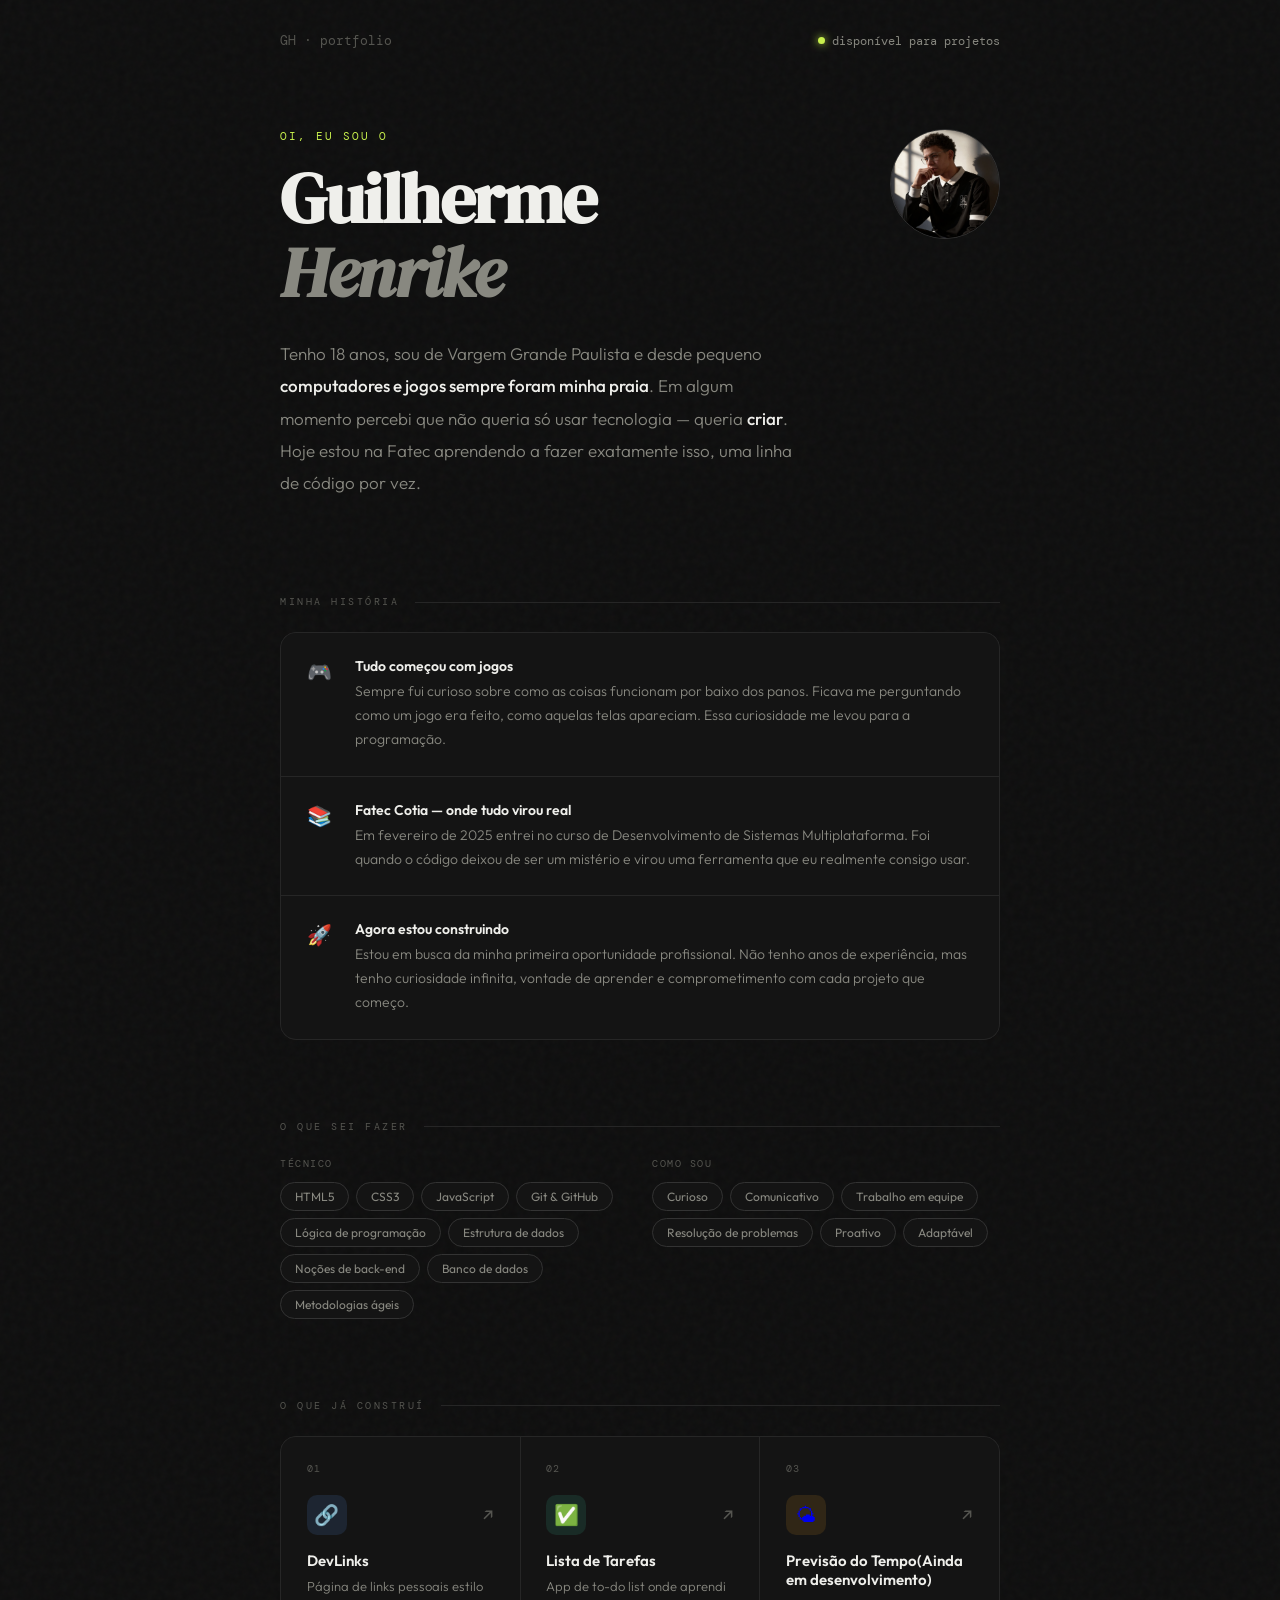
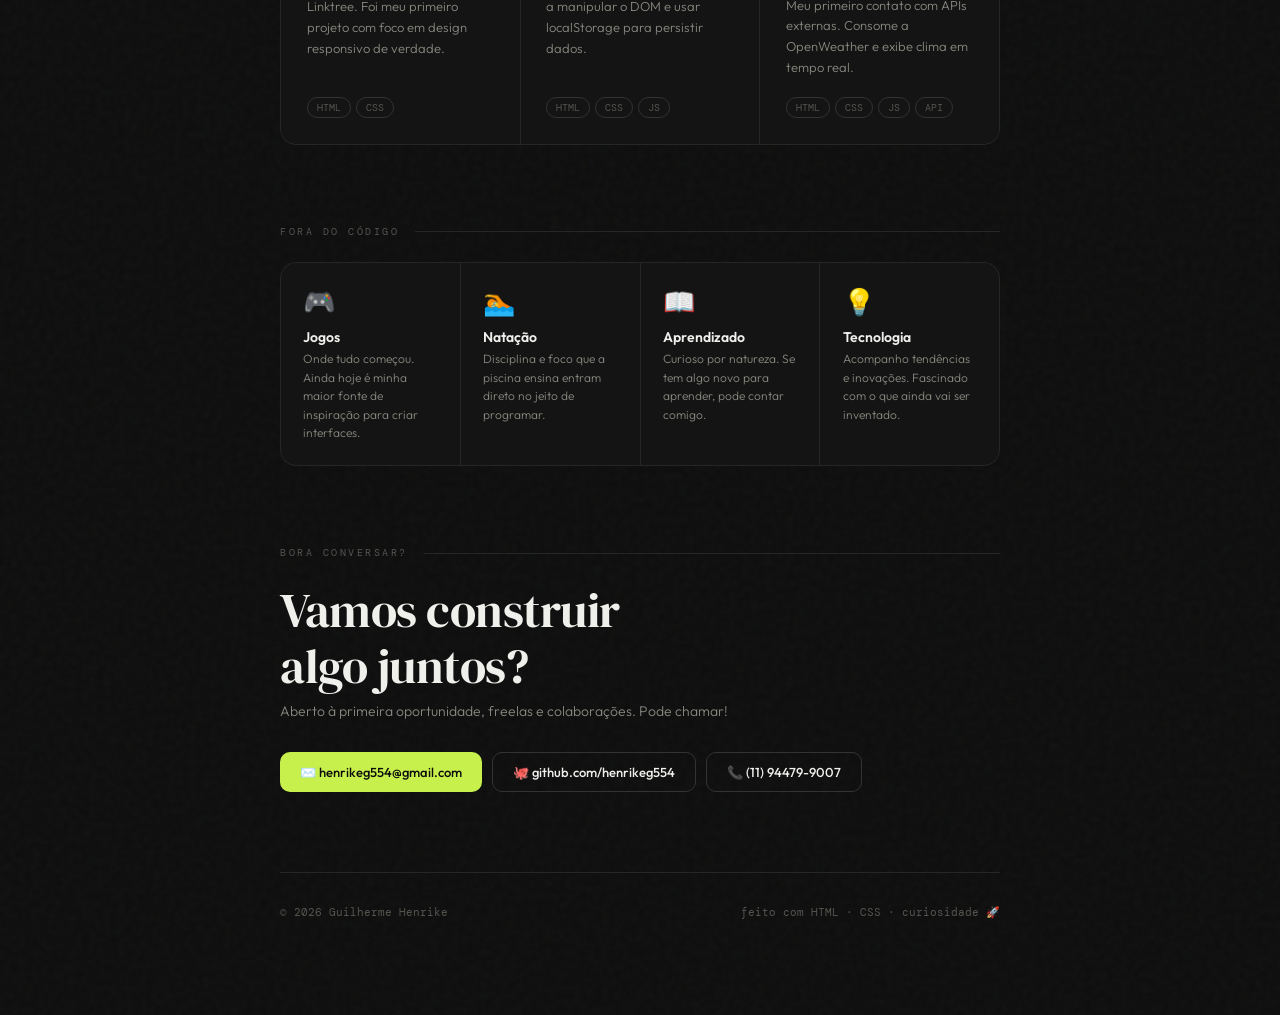
<file: index.html>
<!DOCTYPE html>
<html lang="pt-BR">
<head>
  <meta charset="UTF-8"/>
  <meta name="viewport" content="width=device-width, initial-scale=1.0"/>
  <title>Guilherme Henrike · Desenvolvedor Web</title>

  <link rel="preconnect" href="https://fonts.googleapis.com"/>
  <link href="https://fonts.googleapis.com/css2?family=DM+Serif+Display:ital@0;1&family=DM+Mono:wght@400;500&family=Outfit:wght@300;400;500;600&display=swap" rel="stylesheet"/>

  <link rel="stylesheet" href="style.css"/>
</head>
<body>

<div class="portfolio">

  <nav class="nav fade-up">
    <span class="nav-logo">GH · portfolio</span>
    <span class="nav-status">
      <span class="status-dot"></span>disponível para projetos
    </span>
  </nav>

  <header class="hero fade-up">
    <div class="hero-top">

      <div class="hero-text-block">
        <p class="hero-eyebrow"> oi, eu sou o</p>
        <h1 class="hero-title">Guilherme<br/><em>Henrike</em></h1>
      </div>

      
<div class="avatar-wrapper">
  <img src="foto.jpeg" class="avatar" alt="Guilherme Henrike"/>
</div>

    </div>

    <p class="hero-desc">
      Tenho 18 anos, sou de Vargem Grande Paulista e desde pequeno
      <strong>computadores e jogos sempre foram minha praia</strong>.
      Em algum momento percebi que não queria só usar tecnologia —
      queria <strong>criar</strong>. Hoje estou na Fatec aprendendo a
      fazer exatamente isso, uma linha de código por vez.
    </p>
  </header>

  <section class="fade-up">
    <div class="divider">
      <span class="divider-label">minha história</span>
      <div class="divider-line"></div>
    </div>
    <div class="story-blocks">

      <div class="story-block">
        <span class="story-icon">🎮</span>
        <div>
          <div class="story-title">Tudo começou com jogos</div>
          <div class="story-text">Sempre fui curioso sobre como as coisas funcionam por baixo dos panos. Ficava me perguntando como um jogo era feito, como aquelas telas apareciam. Essa curiosidade me levou para a programação.</div>
        </div>
      </div>

      <div class="story-block">
        <span class="story-icon">📚</span>
        <div>
          <div class="story-title">Fatec Cotia — onde tudo virou real</div>
          <div class="story-text">Em fevereiro de 2025 entrei no curso de Desenvolvimento de Sistemas Multiplataforma. Foi quando o código deixou de ser um mistério e virou uma ferramenta que eu realmente consigo usar.</div>
        </div>
      </div>

      <div class="story-block">
        <span class="story-icon">🚀</span>
        <div>
          <div class="story-title">Agora estou construindo</div>
          <div class="story-text">Estou em busca da minha primeira oportunidade profissional. Não tenho anos de experiência, mas tenho curiosidade infinita, vontade de aprender e comprometimento com cada projeto que começo.</div>
        </div>
      </div>

    </div>
  </section>

  <section class="fade-up">
    <div class="divider">
      <span class="divider-label">o que sei fazer</span>
      <div class="divider-line"></div>
    </div>
    <div class="skills-columns">

      <div>
        <div class="skills-group-label">técnico</div>
        <div class="skills-grid">
          <span class="skill-tag">HTML5</span>
          <span class="skill-tag">CSS3</span>
          <span class="skill-tag">JavaScript</span>
          <span class="skill-tag">Git &amp; GitHub</span>
          <span class="skill-tag">Lógica de programação</span>
          <span class="skill-tag">Estrutura de dados</span>
          <span class="skill-tag">Noções de back-end</span>
          <span class="skill-tag">Banco de dados</span>
          <span class="skill-tag">Metodologias ágeis</span>
        </div>
      </div>

      <div>
        <div class="skills-group-label">como sou</div>
        <div class="skills-grid">
          <span class="skill-tag">Curioso</span>
          <span class="skill-tag">Comunicativo</span>
          <span class="skill-tag">Trabalho em equipe</span>
          <span class="skill-tag">Resolução de problemas</span>
          <span class="skill-tag">Proativo</span>
          <span class="skill-tag">Adaptável</span>
        </div>
      </div>

    </div>
  </section>

  <section class="fade-up">
    <div class="divider">
      <span class="divider-label">o que já construí</span>
      <div class="divider-line"></div>
    </div>
    <div class="projects-grid">

      <a class="project-card" href="https://henrikeg554.github.io/DevLinks/" rel="noopener">
        <div class="project-number">01</div>
        <div class="project-icon-row">
          <div class="project-icon icon-blue">🔗</div>
          <span class="project-arrow">↗</span>
        </div>
        <div class="project-name">DevLinks</div>
        <div class="project-desc">Página de links pessoais estilo Linktree. Foi meu primeiro projeto com foco em design responsivo de verdade.</div>
        <div class="project-tech">
          <span class="tech-pill">HTML</span>
          <span class="tech-pill">CSS</span>
        </div>
      </a>

      <a class="project-card" href="https://henrikeg554.github.io/Lista-de-Tarefas/" rel="noopener">
        <div class="project-number">02</div>
        <div class="project-icon-row">
          <div class="project-icon icon-teal">✅</div>
          <span class="project-arrow">↗</span>
        </div>
        <div class="project-name">Lista de Tarefas</div>
        <div class="project-desc">App de to-do list onde aprendi a manipular o DOM e usar localStorage para persistir dados.</div>
        <div class="project-tech">
          <span class="tech-pill">HTML</span>
          <span class="tech-pill">CSS</span>
          <span class="tech-pill">JS</span>
        </div>
      </a>

      <a class="project-card" href="https://github.com/henrikeg554" target="_blank" rel="noopener">
        <div class="project-number">03</div>
        <div class="project-icon-row">
          <div class="project-icon icon-amber">🌤</div>
          <span class="project-arrow">↗</span>
        </div>
        <div class="project-name">Previsão do Tempo(Ainda em desenvolvimento)</div>
        <div class="project-desc">Meu primeiro contato com APIs externas. Consome a OpenWeather e exibe clima em tempo real.</div>
        <div class="project-tech">
          <span class="tech-pill">HTML</span>
          <span class="tech-pill">CSS</span>
          <span class="tech-pill">JS</span>
          <span class="tech-pill">API</span>
        </div>
      </a>

    </div>
  </section>

  <section class="fade-up">
    <div class="divider">
      <span class="divider-label">fora do código</span>
      <div class="divider-line"></div>
    </div>
    <div class="life-grid">

      <div class="life-card">
        <div class="life-emoji">🎮</div>
        <div class="life-title">Jogos</div>
        <div class="life-text">Onde tudo começou. Ainda hoje é minha maior fonte de inspiração para criar interfaces.</div>
      </div>

      <div class="life-card">
        <div class="life-emoji">🏊</div>
        <div class="life-title">Natação</div>
        <div class="life-text">Disciplina e foco que a piscina ensina entram direto no jeito de programar.</div>
      </div>

      <div class="life-card">
        <div class="life-emoji">📖</div>
        <div class="life-title">Aprendizado</div>
        <div class="life-text">Curioso por natureza. Se tem algo novo para aprender, pode contar comigo.</div>
      </div>

      <div class="life-card">
        <div class="life-emoji">💡</div>
        <div class="life-title">Tecnologia</div>
        <div class="life-text">Acompanho tendências e inovações. Fascinado com o que ainda vai ser inventado.</div>
      </div>

    </div>
  </section>

  <section class="fade-up">
    <div class="divider">
      <span class="divider-label">bora conversar?</span>
      <div class="divider-line"></div>
    </div>
    <p class="contact-big">Vamos construir<br/>algo juntos?</p>
    <p class="contact-sub">Aberto à primeira oportunidade, freelas e colaborações. Pode chamar!</p>
    <div class="contact-row">
      <a class="contact-btn contact-btn-primary" href="mailto:henrikeg554@gmail.com">
        ✉️ henrikeg554@gmail.com
      </a>
      <a class="contact-btn contact-btn-secondary" href="https://github.com/henrikeg554" target="_blank" rel="noopener">
        🐙 github.com/henrikeg554
      </a>
      <a class="contact-btn contact-btn-secondary" href="tel:+5511944799007">
        📞 (11) 94479-9007
      </a>
    </div>
  </section>

  <footer class="fade-up">
    <span>© 2026 Guilherme Henrike</span>
    <span>feito com HTML · CSS · curiosidade 🚀</span>
  </footer>

</div>

<div class="toast" id="toast"></div>

<script src="script.js"></script>

</body>
</html>
</file>
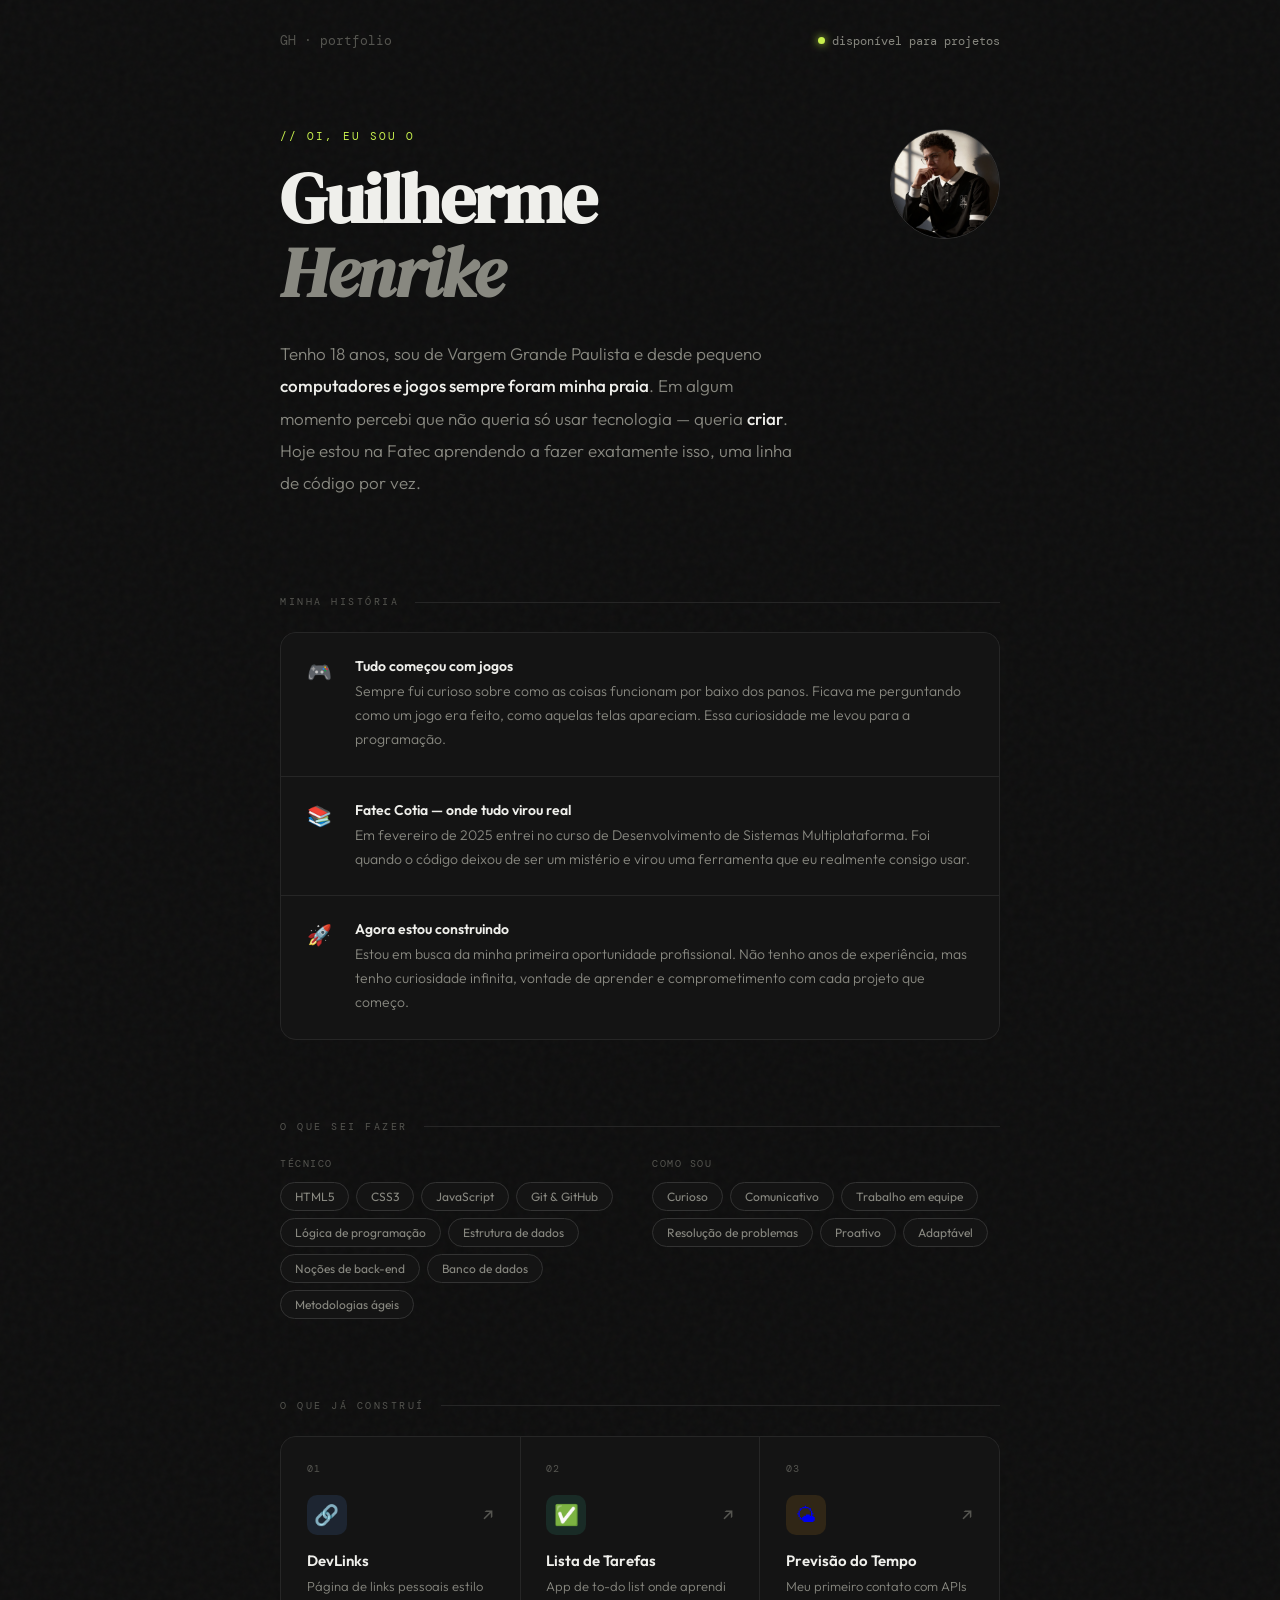
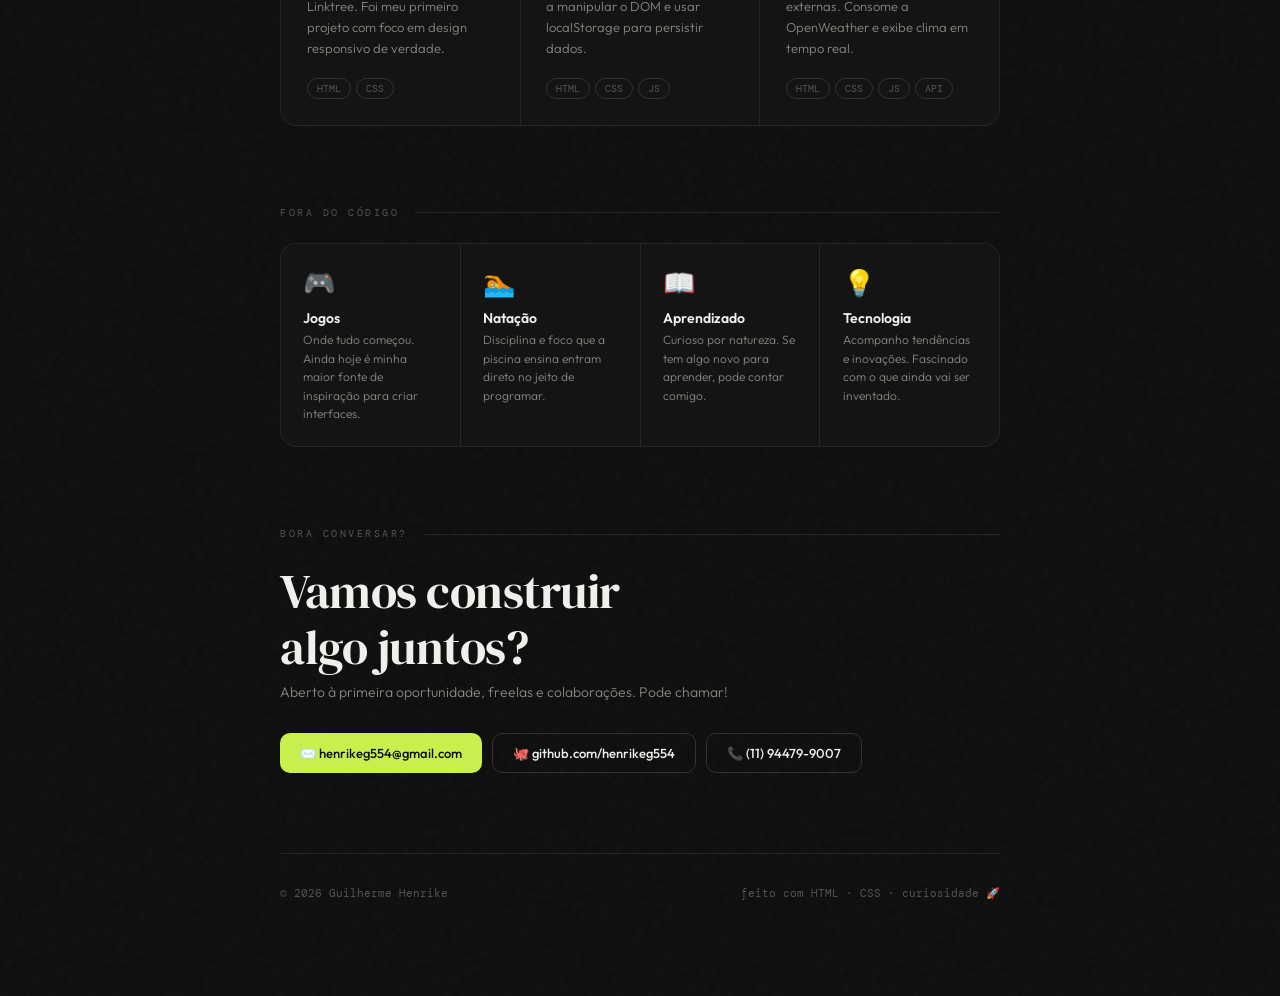
<file: Perfil.html>
<!DOCTYPE html>
<html lang="pt-BR">
<head>
  <meta charset="UTF-8"/>
  <meta name="viewport" content="width=device-width, initial-scale=1.0"/>
  <title>Guilherme Henrike · Desenvolvedor Web</title>

  <link rel="preconnect" href="https://fonts.googleapis.com"/>
  <link href="https://fonts.googleapis.com/css2?family=DM+Serif+Display:ital@0;1&family=DM+Mono:wght@400;500&family=Outfit:wght@300;400;500;600&display=swap" rel="stylesheet"/>

  <link rel="stylesheet" href="style.css"/>
</head>
<body>

<div class="portfolio">

  <nav class="nav fade-up">
    <span class="nav-logo">GH · portfolio</span>
    <span class="nav-status">
      <span class="status-dot"></span>disponível para projetos
    </span>
  </nav>

  <header class="hero fade-up">
    <div class="hero-top">

      <div class="hero-text-block">
        <p class="hero-eyebrow">// oi, eu sou o</p>
        <h1 class="hero-title">Guilherme<br/><em>Henrike</em></h1>
      </div>

      
<div class="avatar-wrapper">
  <img src="foto.jpeg" class="avatar" alt="Guilherme Henrike"/>
</div>

    </div>

    <p class="hero-desc">
      Tenho 18 anos, sou de Vargem Grande Paulista e desde pequeno
      <strong>computadores e jogos sempre foram minha praia</strong>.
      Em algum momento percebi que não queria só usar tecnologia —
      queria <strong>criar</strong>. Hoje estou na Fatec aprendendo a
      fazer exatamente isso, uma linha de código por vez.
    </p>
  </header>

  <section class="fade-up">
    <div class="divider">
      <span class="divider-label">minha história</span>
      <div class="divider-line"></div>
    </div>
    <div class="story-blocks">

      <div class="story-block">
        <span class="story-icon">🎮</span>
        <div>
          <div class="story-title">Tudo começou com jogos</div>
          <div class="story-text">Sempre fui curioso sobre como as coisas funcionam por baixo dos panos. Ficava me perguntando como um jogo era feito, como aquelas telas apareciam. Essa curiosidade me levou para a programação.</div>
        </div>
      </div>

      <div class="story-block">
        <span class="story-icon">📚</span>
        <div>
          <div class="story-title">Fatec Cotia — onde tudo virou real</div>
          <div class="story-text">Em fevereiro de 2025 entrei no curso de Desenvolvimento de Sistemas Multiplataforma. Foi quando o código deixou de ser um mistério e virou uma ferramenta que eu realmente consigo usar.</div>
        </div>
      </div>

      <div class="story-block">
        <span class="story-icon">🚀</span>
        <div>
          <div class="story-title">Agora estou construindo</div>
          <div class="story-text">Estou em busca da minha primeira oportunidade profissional. Não tenho anos de experiência, mas tenho curiosidade infinita, vontade de aprender e comprometimento com cada projeto que começo.</div>
        </div>
      </div>

    </div>
  </section>

  <section class="fade-up">
    <div class="divider">
      <span class="divider-label">o que sei fazer</span>
      <div class="divider-line"></div>
    </div>
    <div class="skills-columns">

      <div>
        <div class="skills-group-label">técnico</div>
        <div class="skills-grid">
          <span class="skill-tag">HTML5</span>
          <span class="skill-tag">CSS3</span>
          <span class="skill-tag">JavaScript</span>
          <span class="skill-tag">Git &amp; GitHub</span>
          <span class="skill-tag">Lógica de programação</span>
          <span class="skill-tag">Estrutura de dados</span>
          <span class="skill-tag">Noções de back-end</span>
          <span class="skill-tag">Banco de dados</span>
          <span class="skill-tag">Metodologias ágeis</span>
        </div>
      </div>

      <div>
        <div class="skills-group-label">como sou</div>
        <div class="skills-grid">
          <span class="skill-tag">Curioso</span>
          <span class="skill-tag">Comunicativo</span>
          <span class="skill-tag">Trabalho em equipe</span>
          <span class="skill-tag">Resolução de problemas</span>
          <span class="skill-tag">Proativo</span>
          <span class="skill-tag">Adaptável</span>
        </div>
      </div>

    </div>
  </section>

  <section class="fade-up">
    <div class="divider">
      <span class="divider-label">o que já construí</span>
      <div class="divider-line"></div>
    </div>
    <div class="projects-grid">

      <a class="project-card" href="https://henrikeg554.github.io/DevLinks/" rel="noopener">
        <div class="project-number">01</div>
        <div class="project-icon-row">
          <div class="project-icon icon-blue">🔗</div>
          <span class="project-arrow">↗</span>
        </div>
        <div class="project-name">DevLinks</div>
        <div class="project-desc">Página de links pessoais estilo Linktree. Foi meu primeiro projeto com foco em design responsivo de verdade.</div>
        <div class="project-tech">
          <span class="tech-pill">HTML</span>
          <span class="tech-pill">CSS</span>
        </div>
      </a>

      <a class="project-card" href="https://henrikeg554.github.io/Lista-de-Tarefas/" rel="noopener">
        <div class="project-number">02</div>
        <div class="project-icon-row">
          <div class="project-icon icon-teal">✅</div>
          <span class="project-arrow">↗</span>
        </div>
        <div class="project-name">Lista de Tarefas</div>
        <div class="project-desc">App de to-do list onde aprendi a manipular o DOM e usar localStorage para persistir dados.</div>
        <div class="project-tech">
          <span class="tech-pill">HTML</span>
          <span class="tech-pill">CSS</span>
          <span class="tech-pill">JS</span>
        </div>
      </a>

      <a class="project-card" href="https://github.com/henrikeg554" target="_blank" rel="noopener">
        <div class="project-number">03</div>
        <div class="project-icon-row">
          <div class="project-icon icon-amber">🌤</div>
          <span class="project-arrow">↗</span>
        </div>
        <div class="project-name">Previsão do Tempo</div>
        <div class="project-desc">Meu primeiro contato com APIs externas. Consome a OpenWeather e exibe clima em tempo real.</div>
        <div class="project-tech">
          <span class="tech-pill">HTML</span>
          <span class="tech-pill">CSS</span>
          <span class="tech-pill">JS</span>
          <span class="tech-pill">API</span>
        </div>
      </a>

    </div>
  </section>

  <section class="fade-up">
    <div class="divider">
      <span class="divider-label">fora do código</span>
      <div class="divider-line"></div>
    </div>
    <div class="life-grid">

      <div class="life-card">
        <div class="life-emoji">🎮</div>
        <div class="life-title">Jogos</div>
        <div class="life-text">Onde tudo começou. Ainda hoje é minha maior fonte de inspiração para criar interfaces.</div>
      </div>

      <div class="life-card">
        <div class="life-emoji">🏊</div>
        <div class="life-title">Natação</div>
        <div class="life-text">Disciplina e foco que a piscina ensina entram direto no jeito de programar.</div>
      </div>

      <div class="life-card">
        <div class="life-emoji">📖</div>
        <div class="life-title">Aprendizado</div>
        <div class="life-text">Curioso por natureza. Se tem algo novo para aprender, pode contar comigo.</div>
      </div>

      <div class="life-card">
        <div class="life-emoji">💡</div>
        <div class="life-title">Tecnologia</div>
        <div class="life-text">Acompanho tendências e inovações. Fascinado com o que ainda vai ser inventado.</div>
      </div>

    </div>
  </section>

  <section class="fade-up">
    <div class="divider">
      <span class="divider-label">bora conversar?</span>
      <div class="divider-line"></div>
    </div>
    <p class="contact-big">Vamos construir<br/>algo juntos?</p>
    <p class="contact-sub">Aberto à primeira oportunidade, freelas e colaborações. Pode chamar!</p>
    <div class="contact-row">
      <a class="contact-btn contact-btn-primary" href="mailto:henrikeg554@gmail.com">
        ✉️ henrikeg554@gmail.com
      </a>
      <a class="contact-btn contact-btn-secondary" href="https://github.com/henrikeg554" target="_blank" rel="noopener">
        🐙 github.com/henrikeg554
      </a>
      <a class="contact-btn contact-btn-secondary" href="tel:+5511944799007">
        📞 (11) 94479-9007
      </a>
    </div>
  </section>

  <footer class="fade-up">
    <span>© 2026 Guilherme Henrike</span>
    <span>feito com HTML · CSS · curiosidade 🚀</span>
  </footer>

</div>

<div class="toast" id="toast"></div>

<script src="script.js"></script>

</body>
</html>
</file>
<file: style.css>
*, *::before, *::after {
  box-sizing: border-box;
  margin: 0;
  padding: 0;
}

:root {
  --bg:        #0D0D0D;
  --surface:   #141414;
  --surface2:  #1C1C1C;
  --border:    #262626;
  --border2:   #333333;
  --text:      #EFEFEB;
  --text2:     #888880;
  --text3:     #555550;
  --accent:    #C8F04D;
  --accent2:   #A8D030;
  --radius:    10px;
  --radius-lg: 16px;
}

html {
  scroll-behavior: smooth;
}

body {
  background: var(--bg);
  color: var(--text);
  font-family: 'Outfit', sans-serif;
  min-height: 100vh;
  display: flex;
  justify-content: center;
  padding: 0 1.5rem 6rem;
  background-image: url("data:image/svg+xml,%3Csvg viewBox='0 0 200 200' xmlns='http://www.w3.org/2000/svg'%3E%3Cfilter id='n'%3E%3CfeTurbulence type='fractalNoise' baseFrequency='0.9' numOctaves='4' stitchTiles='stitch'/%3E%3C/filter%3E%3Crect width='100%25' height='100%25' filter='url(%23n)' opacity='0.03'/%3E%3C/svg%3E");
}

.portfolio {
  width: 100%;
  max-width: 720px;
}

.fade-up {
  opacity: 0;
  transform: translateY(22px);
  animation: fadeUp 0.7s cubic-bezier(.22, .68, 0, 1.2) forwards;
}

.fade-up:nth-child(1) { animation-delay: 0.05s; }
.fade-up:nth-child(2) { animation-delay: 0.15s; }
.fade-up:nth-child(3) { animation-delay: 0.25s; }
.fade-up:nth-child(4) { animation-delay: 0.35s; }
.fade-up:nth-child(5) { animation-delay: 0.43s; }
.fade-up:nth-child(6) { animation-delay: 0.51s; }
.fade-up:nth-child(7) { animation-delay: 0.58s; }

@keyframes fadeUp {
  to {
    opacity: 1;
    transform: translateY(0);
  }
}

.nav {
  display: flex;
  justify-content: space-between;
  align-items: center;
  padding: 2rem 0 0;
  margin-bottom: 5rem;
}

.nav-logo {
  font-family: 'DM Mono', monospace;
  font-size: 13px;
  color: var(--text3);
}

.nav-status {
  display: flex;
  align-items: center;
  gap: 7px;
  font-size: 12px;
  color: var(--text2);
  font-family: 'DM Mono', monospace;
}

.status-dot {
  width: 7px;
  height: 7px;
  background: var(--accent);
  border-radius: 50%;
  box-shadow: 0 0 8px var(--accent);
  animation: blink 2.5s ease-in-out infinite;
}

@keyframes blink {
  0%, 100% { opacity: 1; box-shadow: 0 0 8px var(--accent); }
  50%       { opacity: 0.4; box-shadow: 0 0 3px var(--accent); }
}

/* ── HERO ─────────────────────────────────────────────────── */
.hero {
  margin-bottom: 6rem;
}

.hero-top {
  display: flex;
  align-items: flex-start;
  justify-content: space-between;
  gap: 2rem;
  margin-bottom: 1.8rem;
}

.hero-text-block {
  flex: 1;
  min-width: 0;
}

.hero-eyebrow {
  font-family: 'DM Mono', monospace;
  font-size: 11px;
  letter-spacing: 2px;
  text-transform: uppercase;
  color: var(--accent);
  margin-bottom: 1.2rem;
}

.hero-title {
  font-family: 'DM Serif Display', serif;
  font-size: clamp(38px, 8vw, 70px);
  line-height: 1.05;
  letter-spacing: -1.5px;
  color: var(--text);
}

.hero-title em {
  font-style: italic;
  color: var(--text2);
}

.hero-desc {
  font-size: 17px;
  line-height: 1.9;
  color: var(--text2);
  max-width: 520px;
  font-weight: 300;
}

.hero-desc strong {
  color: var(--text);
  font-weight: 500;
}

.avatar-wrapper {
  flex-shrink: 0;
  display: flex;
  flex-direction: column;
  align-items: center;
  gap: 8px;
}

.avatar {
  width: 110px;
  height: 110px;
  border-radius: 50%;
  border: 1.5px solid var(--border2);
  object-fit: cover;
  display: block;
  background: var(--surface2);
  cursor: pointer;
  transition: border-color 0.2s;
}

.avatar:hover {
  border-color: var(--accent);
}

.avatar-placeholder {
  width: 110px;
  height: 110px;
  border-radius: 50%;
  border: 1.5px dashed var(--border2);
  background: var(--surface);
  display: flex;
  flex-direction: column;
  align-items: center;
  justify-content: center;
  gap: 6px;
  cursor: pointer;
  transition: border-color 0.2s, background 0.2s;
  overflow: hidden;
}

.avatar-placeholder:hover {
  border-color: var(--accent);
  background: rgba(200, 240, 77, 0.04);
}

.avatar-placeholder:hover .avatar-hint {
  color: var(--accent);
}

.avatar-icon {
  font-size: 28px;
  line-height: 1;
}

.avatar-hint {
  font-family: 'DM Mono', monospace;
  font-size: 9px;
  letter-spacing: 1px;
  text-transform: uppercase;
  color: var(--text3);
  text-align: center;
  line-height: 1.4;
  transition: color 0.2s;
}

.avatar-label {
  font-family: 'DM Mono', monospace;
  font-size: 10px;
  color: var(--text3);
  text-align: center;
}

#foto-input {
  display: none;
}

.divider {
  display: flex;
  align-items: center;
  gap: 1rem;
  margin-bottom: 1.5rem;
}

.divider-label {
  font-family: 'DM Mono', monospace;
  font-size: 10px;
  letter-spacing: 2.5px;
  text-transform: uppercase;
  color: var(--text3);
  white-space: nowrap;
}

.divider-line {
  flex: 1;
  height: 0.5px;
  background: var(--border);
}

section {
  margin-bottom: 5rem;
}

.story-blocks {
  display: flex;
  flex-direction: column;
  gap: 1px;
  background: var(--border);
  border: 0.5px solid var(--border);
  border-radius: var(--radius-lg);
  overflow: hidden;
}

.story-block {
  background: var(--surface);
  padding: 1.5rem 1.6rem;
  display: grid;
  grid-template-columns: 2rem 1fr;
  gap: 0 1rem;
  align-items: start;
  transition: background 0.2s;
}

.story-block:hover {
  background: var(--surface2);
}

.story-icon {
  font-size: 20px;
  margin-top: 2px;
}

.story-title {
  font-size: 14px;
  font-weight: 600;
  color: var(--text);
  margin-bottom: 5px;
}

.story-text {
  font-size: 14px;
  color: var(--text2);
  line-height: 1.7;
  font-weight: 300;
}

.skills-columns {
  display: grid;
  grid-template-columns: 1fr 1fr;
  gap: 1.5rem;
}

.skills-group-label {
  font-family: 'DM Mono', monospace;
  font-size: 10px;
  letter-spacing: 1.5px;
  text-transform: uppercase;
  color: var(--text3);
  margin-bottom: 0.75rem;
}

.skills-grid {
  display: flex;
  flex-wrap: wrap;
  gap: 7px;
}

.skill-tag {
  border: 0.5px solid var(--border2);
  border-radius: 999px;
  padding: 6px 14px;
  font-size: 12px;
  color: var(--text2);
  background: var(--surface);
  cursor: default;
  transition: border-color 0.2s, color 0.2s, background 0.2s;
}

.skill-tag:hover {
  border-color: var(--accent);
  color: var(--accent);
  background: rgba(200, 240, 77, 0.06);
}

.projects-grid {
  display: grid;
  grid-template-columns: repeat(auto-fit, minmax(210px, 1fr));
  gap: 1px;
  background: var(--border);
  border: 0.5px solid var(--border);
  border-radius: var(--radius-lg);
  overflow: hidden;
}

.project-card {
  background: var(--surface);
  padding: 1.6rem;
  text-decoration: none;
  display: flex;
  flex-direction: column;
  position: relative;
  overflow: hidden;
  transition: background 0.25s;
}

.project-card::before {
  content: '';
  position: absolute;
  inset: 0;
  background: radial-gradient(
    circle at var(--mx, 50%) var(--my, 50%),
    rgba(200, 240, 77, 0.07),
    transparent 65%
  );
  opacity: 0;
  transition: opacity 0.3s;
  pointer-events: none;
}

.project-card:hover {
  background: var(--surface2);
}

.project-card:hover::before {
  opacity: 1;
}

.project-number {
  font-family: 'DM Mono', monospace;
  font-size: 10px;
  color: var(--text3);
  letter-spacing: 1px;
  margin-bottom: 1.2rem;
}

.project-icon-row {
  display: flex;
  align-items: center;
  justify-content: space-between;
  margin-bottom: 1rem;
}

.project-icon {
  width: 40px;
  height: 40px;
  border-radius: var(--radius);
  display: flex;
  align-items: center;
  justify-content: center;
  font-size: 20px;
}

.icon-blue  { background: rgba(91, 155, 248, 0.12); }
.icon-teal  { background: rgba(62, 201, 167, 0.12); }
.icon-amber { background: rgba(245, 166, 35, 0.12); }

.project-arrow {
  font-size: 18px;
  color: var(--text3);
  transition: color 0.2s, transform 0.2s;
}

.project-card:hover .project-arrow {
  color: var(--accent);
  transform: translate(2px, -2px);
}

.project-name {
  font-size: 15px;
  font-weight: 600;
  color: var(--text);
  margin-bottom: 6px;
}

.project-desc {
  font-size: 13px;
  color: var(--text2);
  line-height: 1.6;
  margin-bottom: 1.2rem;
  flex: 1;
  font-weight: 300;
}

.project-tech {
  display: flex;
  flex-wrap: wrap;
  gap: 5px;
}

.tech-pill {
  font-family: 'DM Mono', monospace;
  font-size: 10px;
  padding: 3px 9px;
  border-radius: 999px;
  border: 0.5px solid var(--border2);
  color: var(--text3);
}

.life-grid {
  display: grid;
  grid-template-columns: repeat(auto-fit, minmax(160px, 1fr));
  gap: 1px;
  background: var(--border);
  border: 0.5px solid var(--border);
  border-radius: var(--radius-lg);
  overflow: hidden;
}

.life-card {
  background: var(--surface);
  padding: 1.4rem;
  transition: background 0.2s;
  cursor: default;
}

.life-card:hover {
  background: var(--surface2);
}

.life-emoji {
  font-size: 26px;
  margin-bottom: 10px;
}

.life-title {
  font-size: 14px;
  font-weight: 600;
  color: var(--text);
  margin-bottom: 4px;
}

.life-text {
  font-size: 12px;
  color: var(--text2);
  line-height: 1.55;
  font-weight: 300;
}

/* ── CONTATO ──────────────────────────────────────────────── */
.contact-big {
  font-family: 'DM Serif Display', serif;
  font-size: clamp(28px, 6vw, 48px);
  line-height: 1.15;
  color: var(--text);
  margin-bottom: 0.5rem;
  letter-spacing: -0.5px;
}

.contact-sub {
  font-size: 14px;
  color: var(--text2);
  font-weight: 300;
  margin-bottom: 2rem;
}

.contact-row {
  display: flex;
  gap: 10px;
  flex-wrap: wrap;
}

.contact-btn {
  display: inline-flex;
  align-items: center;
  gap: 9px;
  padding: 11px 20px;
  border-radius: var(--radius);
  font-size: 13px;
  font-family: 'Outfit', sans-serif;
  font-weight: 500;
  cursor: pointer;
  text-decoration: none;
  transition: all 0.2s;
}

.contact-btn-primary {
  background: var(--accent);
  color: #0D0D0D;
  border: none;
}

.contact-btn-primary:hover {
  background: var(--accent2);
  transform: translateY(-1px);
  box-shadow: 0 6px 24px rgba(200, 240, 77, 0.25);
}

.contact-btn-secondary {
  background: transparent;
  color: var(--text);
  border: 0.5px solid var(--border2);
}

.contact-btn-secondary:hover {
  border-color: var(--text3);
  background: var(--surface);
}

footer {
  margin-top: 5rem;
  padding-top: 2rem;
  border-top: 0.5px solid var(--border);
  display: flex;
  justify-content: space-between;
  font-family: 'DM Mono', monospace;
  font-size: 11px;
  color: var(--text3);
  flex-wrap: wrap;
  gap: 0.5rem;
}

.toast {
  position: fixed;
  bottom: 2rem;
  left: 50%;
  transform: translateX(-50%) translateY(20px);
  background: var(--surface2);
  border: 0.5px solid var(--border2);
  border-radius: var(--radius);
  padding: 10px 18px;
  font-family: 'DM Mono', monospace;
  font-size: 12px;
  color: var(--text2);
  opacity: 0;
  transition: opacity 0.3s, transform 0.3s;
  pointer-events: none;
  white-space: nowrap;
}

.toast.show {
  opacity: 1;
  transform: translateX(-50%) translateY(0);
}

@media (max-width: 540px) {
  .hero-top       { flex-direction: column-reverse; align-items: flex-start; }
  .avatar-placeholder,
  .avatar         { width: 80px; height: 80px; }
  .skills-columns { grid-template-columns: 1fr; }
  .projects-grid  { grid-template-columns: 1fr; }
  .life-grid      { grid-template-columns: 1fr 1fr; }
  .hero-title     { letter-spacing: -1px; }
  footer          { flex-direction: column; }
}
</file>
